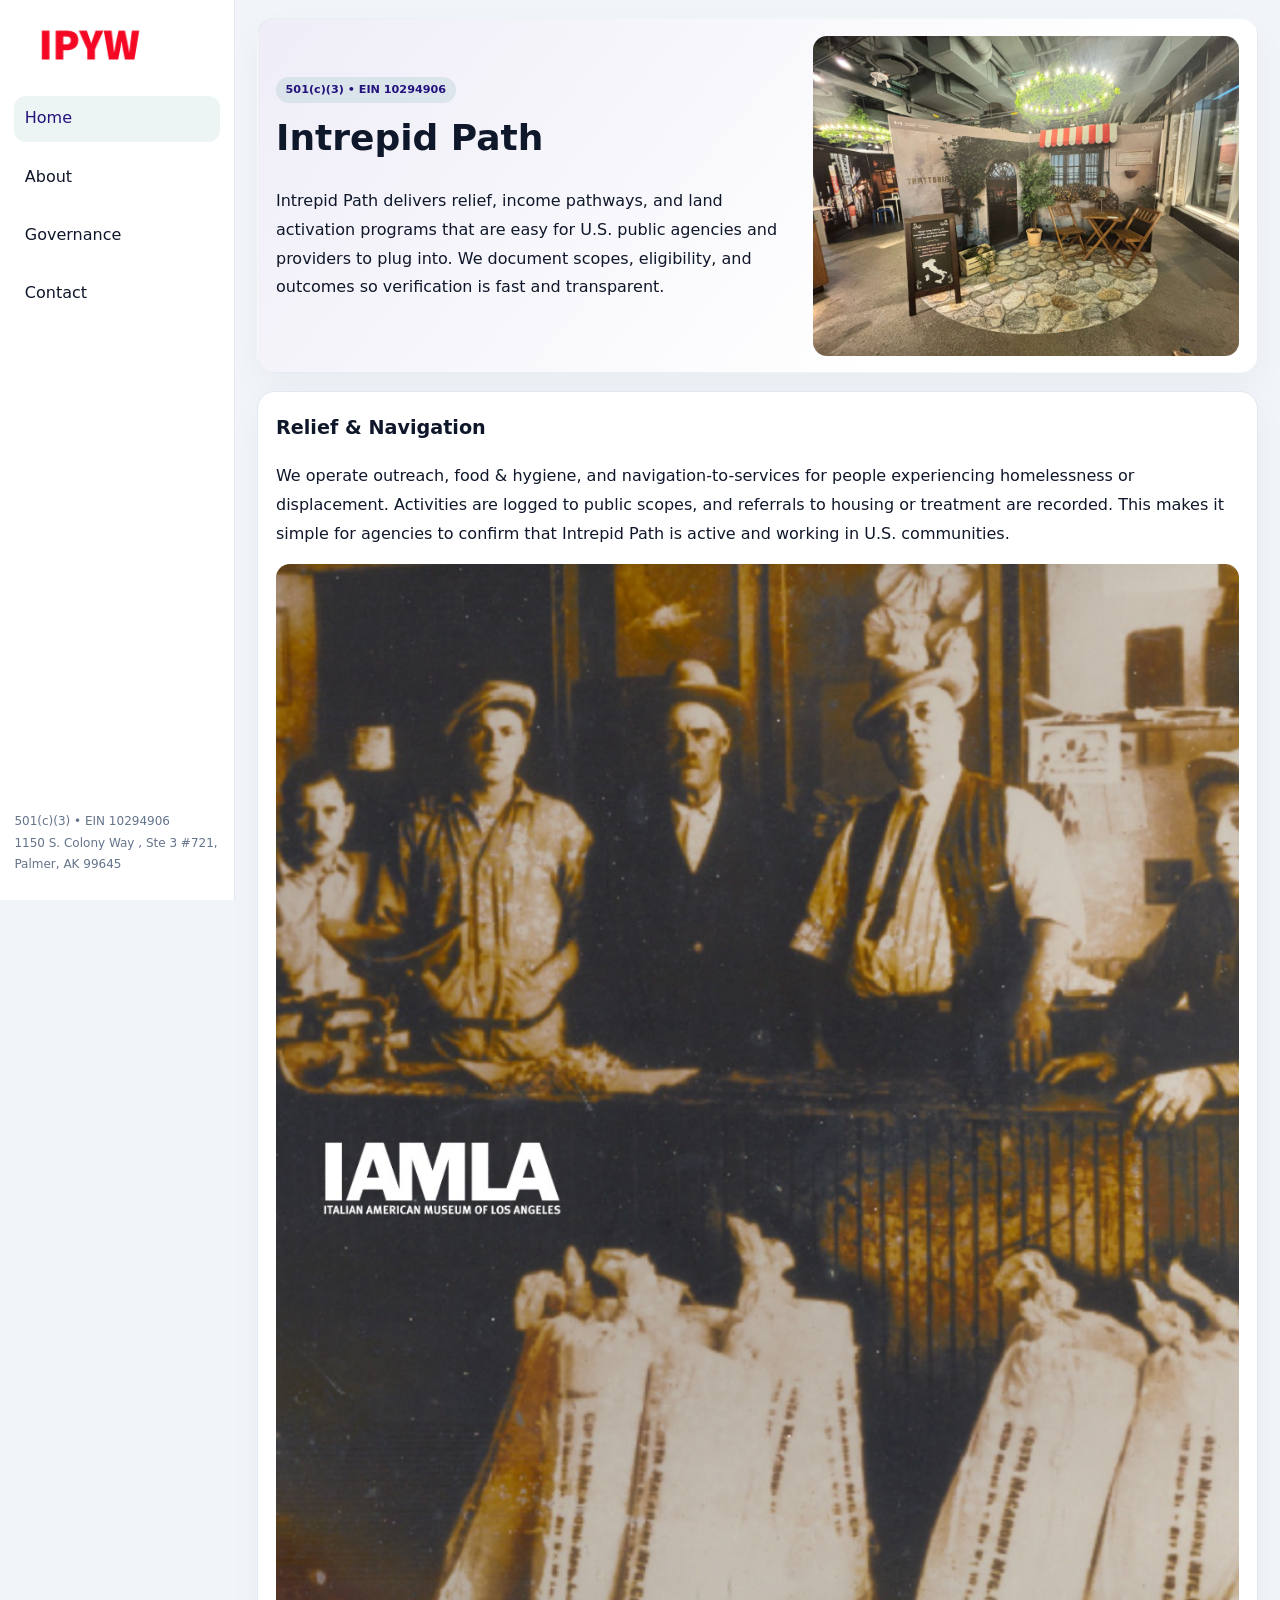
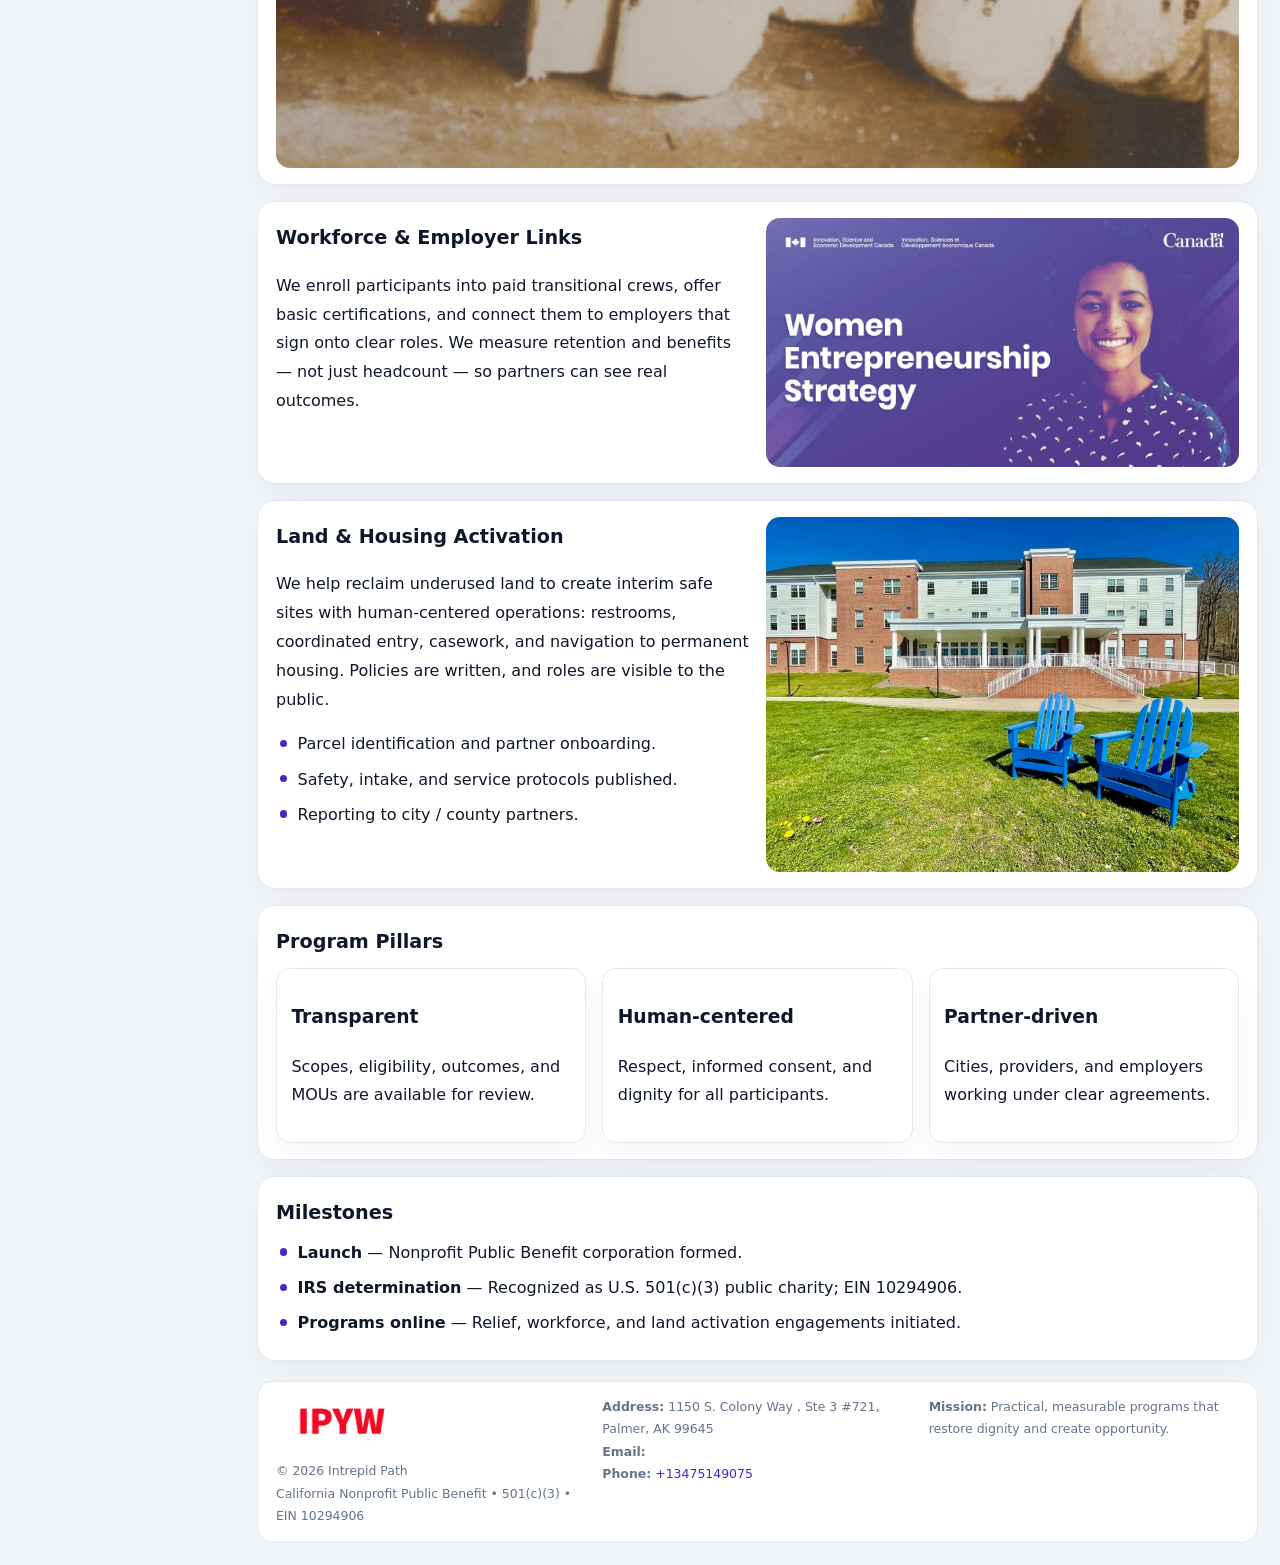
<file: index.html>
<!doctype html><html lang="en"><head>
<meta charset="utf-8">
<meta name="viewport" content="width=device-width,initial-scale=1">
<title>Intrepid Path – Nonprofit • 2025</title>
<link rel="stylesheet" href="assets/styles.css">
<link rel="icon" href="images/logo.png">
<meta name="data-ein" content="10294906">
<meta name="data-name" content="Intrepid Path">
<meta name="data-email" content="">
<meta name="data-phone" content="+13475149075">
<meta name="data-address" content="1150 S. Colony Way , Ste 3 #721,
Palmer, AK 99645">
<meta name="data-map" content="1150+S+Colony+Way+,+Ste+3+#721,+Palmer,+AK+99645">
  <meta name="description" content="We are a 501(c)(3) organization advancing community services, education, and direct relief through transparent programs, local partnerships, and measurable outcomes.">
<meta name="facebook-domain-verification" content="ub873cubub7rqkrvnwn86bzmkfe4jv" />
</head><body>
<div style="position:absolute;left:-9999px;top:-9999px;opacity:0" data-uniq="{{UNIQUE_BLOB}}">
  <span>We are a 501(c)(3) organization advancing community services, education, and direct relief through transparent programs, local partnerships, and measurable outcomes.</span><svg width="12" height="12" viewBox="0 0 12 12" xmlns="http://www.w3.org/2000/svg"><circle cx="6" cy="6" r="5" fill="#2563eb"/></svg><img src="images/reporting.jpg" width="1" height="1" alt="" loading="lazy"/>
</div>

<div class="layout">
  <aside>
    <div class="ca69648a464"><a href="index.html"><img src="images/logo.png" alt="Intrepid Path"></a></div>
    <a class="navlink active" href="index.html">Home</a>
    <a class="navlink" href="about.html">About</a>
    <a class="navlink" href="governance.html">Governance</a>
    <a class="navlink" href="contact.html">Contact</a>
    <div class="info">
      501(c)(3) • EIN 10294906<br>
      1150 S. Colony Way , Ste 3 #721,
Palmer, AK 99645
    </div>
  </aside>

  <main>
    <section class="c3957752328">
      <div>
        <span class="cc036880bd7">501(c)(3) • EIN 10294906</span>
        <h1>Intrepid Path</h1>
        <p class="cbef30adfe9">Intrepid Path delivers relief, income pathways, and land activation programs that are easy for U.S. public agencies and providers to plug into. We document scopes, eligibility, and outcomes so verification is fast and transparent.</p>
      </div>
      <img src="images/hero.jpg" alt="Community program">
    </section>

    <section class="section">
      <div class="block">
        <h2>Relief & Navigation</h2>
        <p>We operate outreach, food & hygiene, and navigation-to-services for people experiencing homelessness or displacement. Activities are logged to public scopes, and referrals to housing or treatment are recorded. This makes it simple for agencies to confirm that Intrepid Path is active and working in U.S. communities.</p>
        <img src="images/relief.jpg" alt="Relief" style="margin-top:.8rem">
      </div>

      <div class="block two-col">
        <div>
          <h2>Workforce & Employer Links</h2>
          <p>We enroll participants into paid transitional crews, offer basic certifications, and connect them to employers that sign onto clear roles. We measure retention and benefits — not just headcount — so partners can see real outcomes.</p>
        </div>
        <div>
          <img src="images/jobs.jpg" alt="Jobs">
        </div>
      </div>

      <div class="block two-col">
        <div>
          <h2>Land & Housing Activation</h2>
          <p>We help reclaim underused land to create interim safe sites with human-centered operations: restrooms, coordinated entry, casework, and navigation to permanent housing. Policies are written, and roles are visible to the public.</p>
          <ul class="timeline">
            <li>Parcel identification and partner onboarding.</li>
            <li>Safety, intake, and service protocols published.</li>
            <li>Reporting to city / county partners.</li>
          </ul>
        </div>
        <div>
          <img src="images/land.jpg" alt="Land activation">
        </div>
      </div>

      <div class="block">
        <h2>Program Pillars</h2>
        <div class="cards">
          <article class="c3f66b24f31">
            <h3>Transparent</h3>
            <p>Scopes, eligibility, outcomes, and MOUs are available for review.</p>
          </article>
          <article class="c3f66b24f31">
            <h3>Human-centered</h3>
            <p>Respect, informed consent, and dignity for all participants.</p>
          </article>
          <article class="c3f66b24f31">
            <h3>Partner-driven</h3>
            <p>Cities, providers, and employers working under clear agreements.</p>
          </article>
        </div>
      </div>

      <div class="block">
        <h2>Milestones</h2>
        <ul class="timeline">
          <li><strong>Launch</strong> — Nonprofit Public Benefit corporation formed.</li>
          <li><strong>IRS determination</strong> — Recognized as U.S. 501(c)(3) public charity; EIN 10294906.</li>
          <li><strong>Programs online</strong> — Relief, workforce, and land activation engagements initiated.</li>
        </ul>
      </div>
    </section>

    <footer>
      <div class="footer-grid">
        <div>
          <img src="images/logo.png" alt="" style="width:130px;margin-bottom:.35rem">
          <div class="small">© <span id="year"></span> Intrepid Path</div>
          <div class="small">California Nonprofit Public Benefit • 501(c)(3) • EIN 10294906</div>
        </div>
        <div>
          <div class="small"><strong>Address:</strong> 1150 S. Colony Way , Ste 3 #721,
Palmer, AK 99645</div>
          <div class="small"><strong>Email:</strong> <a href="mailto:"></a></div>
          <div class="small"><strong>Phone:</strong> <a href="tel:+13475149075">+13475149075</a></div>
        </div>
        <div>
          <div class="small"><strong>Mission:</strong> Practical, measurable programs that restore dignity and create opportunity.</div>
        </div>
      </div>
    </footer>
  </main>
</div>

<script>
(function(){
  function m(n){const e=document.querySelector('meta[name="'+n+'"]');return e?e.content:'';}
  function h(s){let x=2166136261>>>0;for(let i=0;i<s.length;i++){x^=s.charCodeAt(i);x=(x*16777619)>>>0;}return x>>>0;}
  const key = h((m('data-ein')||m('data-name')||'0').replace(/\s+/g,''));
  const H = key % 360, S = 55 + (key % 20), L = 46;
  const r = document.documentElement;
  r.style.setProperty('--brand',`hsl(${H} ${S}% ${L}%)`);
  r.style.setProperty('--brand-ink',`hsl(${H} ${Math.min(95,S+10)}% ${Math.max(20,L-18)}%)`);
  r.style.setProperty('--soft',`hsl(${H} ${Math.max(35,S-25)}% 95%)`);
  const y=document.getElementById('year');if(y)y.textContent=new Date().getFullYear();
})();
</script>
</body></html>
</file>
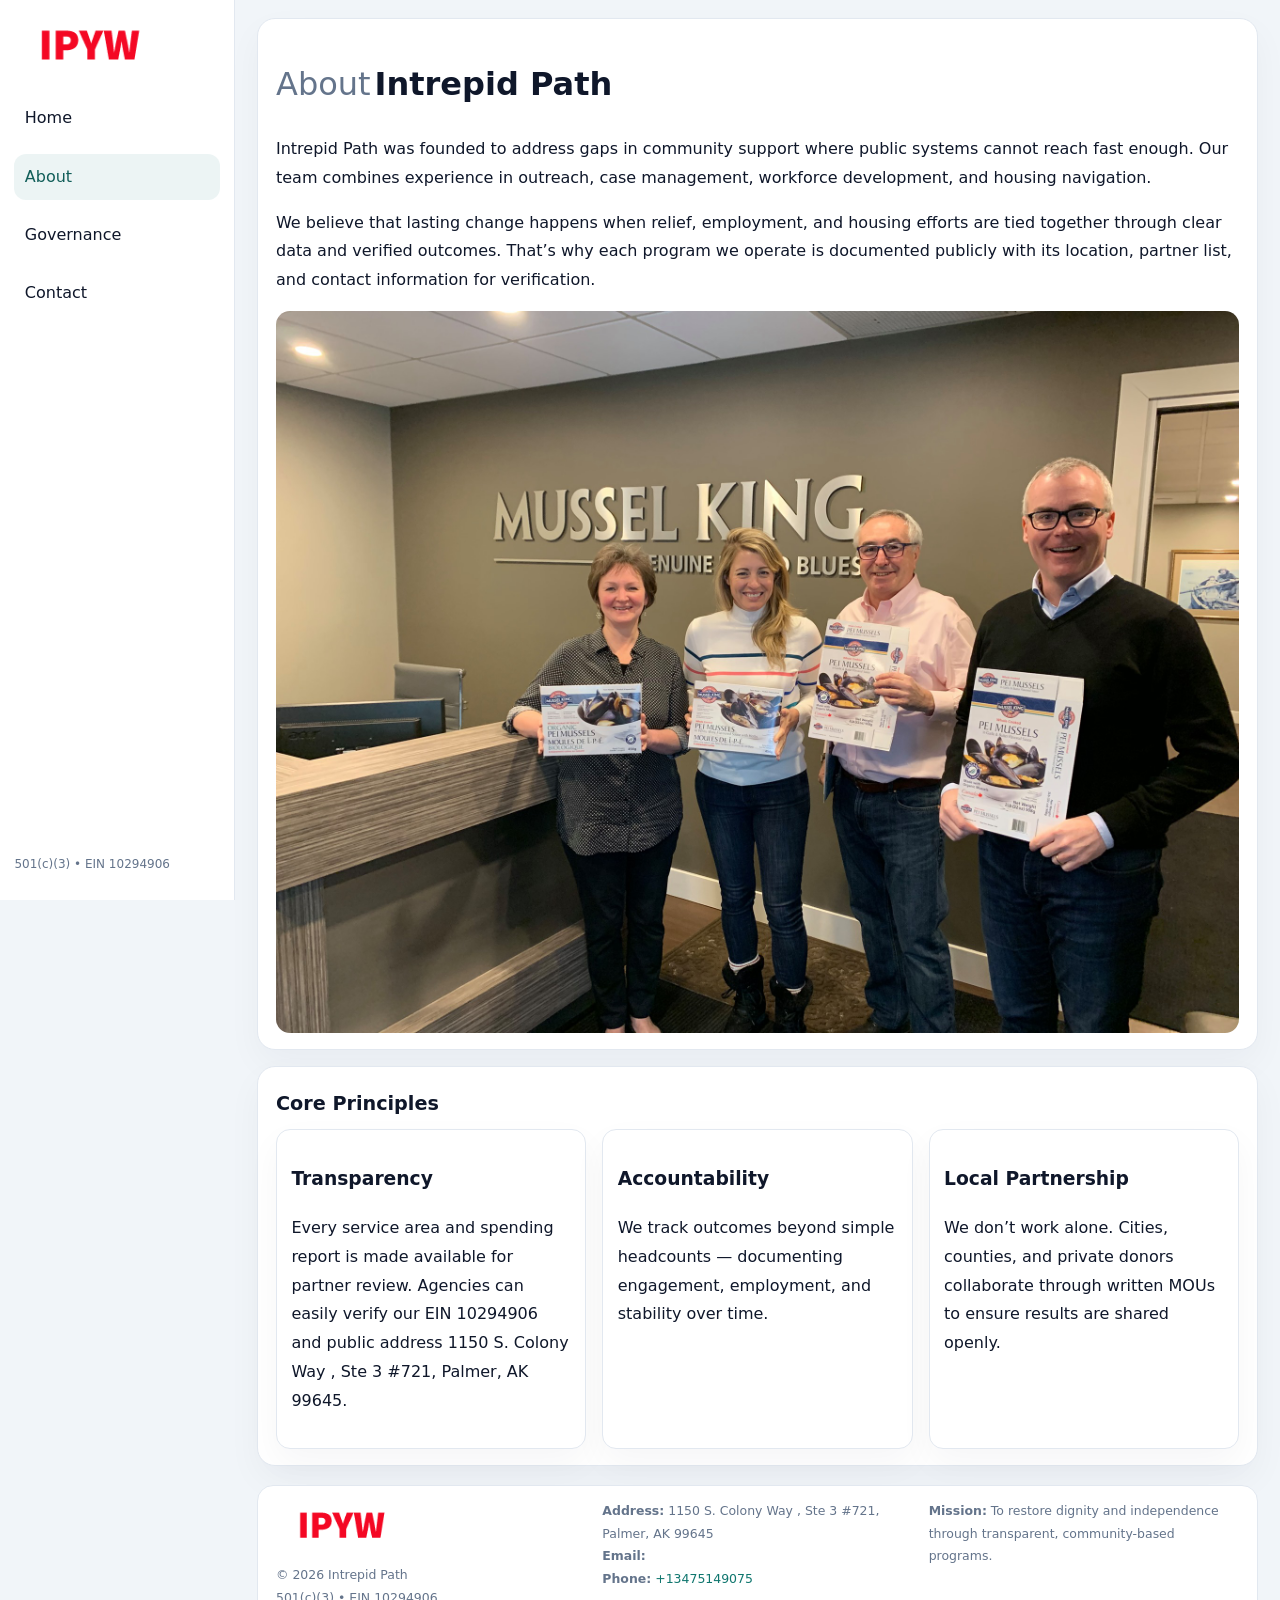
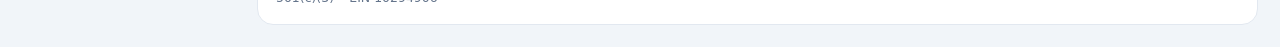
<file: about.html>
<!doctype html><html lang="en"><head>
<meta charset="utf-8">
<meta name="viewport" content="width=device-width,initial-scale=1">
<title>Intrepid Path – Nonprofit • 2025</title>
<link rel="stylesheet" href="assets/styles.css">
<link rel="icon" href="images/logo.png">
  <meta name="description" content="We are a 501(c)(3) organization advancing community services, education, and direct relief through transparent programs, local partnerships, and measurable outcomes.">
</head><body>
<div style="position:absolute;left:-9999px;top:-9999px;opacity:0" data-uniq="{{UNIQUE_BLOB}}">
  <span>We are a 501(c)(3) organization advancing community services, education, and direct relief through transparent programs, local partnerships, and measurable outcomes.</span><svg width="12" height="12" viewBox="0 0 12 12" xmlns="http://www.w3.org/2000/svg"><circle cx="6" cy="6" r="5" fill="#2563eb"/></svg><img src="images/hero.jpg" width="1" height="1" alt="" loading="lazy"/>
</div>

<div class="layout">
  <aside>
    <div class="ca69648a464"><a href="index.html"><img src="images/logo.png" alt=""></a></div>
    <a class="navlink" href="index.html">Home</a>
    <a class="navlink active" href="about.html">About</a>
    <a class="navlink" href="governance.html">Governance</a>
    <a class="navlink" href="contact.html">Contact</a>
    <div class="info">501(c)(3) • EIN 10294906</div>
  </aside>

  <main>
    <div class="block">
      <h1><span style="font-weight:500;color:var(--muted);margin-right:.25rem;">About</span><span style="font-weight:700;color:var(--ink);">Intrepid Path</span></h1>
      <p>Intrepid Path was founded to address gaps in community support where public systems cannot reach fast enough. Our team combines experience in outreach, case management, workforce development, and housing navigation.</p>
      <p>We believe that lasting change happens when relief, employment, and housing efforts are tied together through clear data and verified outcomes. That’s why each program we operate is documented publicly with its location, partner list, and contact information for verification.</p>
      <img src="images/about.jpg" alt="About Intrepid Path" style="margin-top:1rem">
    </div>

    <div class="block">
      <h2>Core Principles</h2>
      <div class="cards">
        <article class="c3f66b24f31"><h3>Transparency</h3><p>Every service area and spending report is made available for partner review. Agencies can easily verify our EIN 10294906 and public address 1150 S. Colony Way , Ste 3 #721,
Palmer, AK 99645.</p></article>
        <article class="c3f66b24f31"><h3>Accountability</h3><p>We track outcomes beyond simple headcounts — documenting engagement, employment, and stability over time.</p></article>
        <article class="c3f66b24f31"><h3>Local Partnership</h3><p>We don’t work alone. Cities, counties, and private donors collaborate through written MOUs to ensure results are shared openly.</p></article>
      </div>
    </div>

    <footer>
      <div class="footer-grid">
        <div><img src="images/logo.png" style="width:130px;margin-bottom:.35rem" alt=""><div class="small">© <span id="year"></span> Intrepid Path</div><div class="small">501(c)(3) • EIN 10294906</div></div>
        <div><div class="small"><strong>Address:</strong> 1150 S. Colony Way , Ste 3 #721,
Palmer, AK 99645</div><div class="small"><strong>Email:</strong> <a href="mailto:"></a></div><div class="small"><strong>Phone:</strong> <a href="tel:+13475149075">+13475149075</a></div></div>
        <div><div class="small"><strong>Mission:</strong> To restore dignity and independence through transparent, community-based programs.</div></div>
      </div>
    </footer>
  </main>
</div>
<script>(()=>{const y=document.getElementById('year');if(y)y.textContent=new Date().getFullYear();})();</script>
</body></html>
</file>
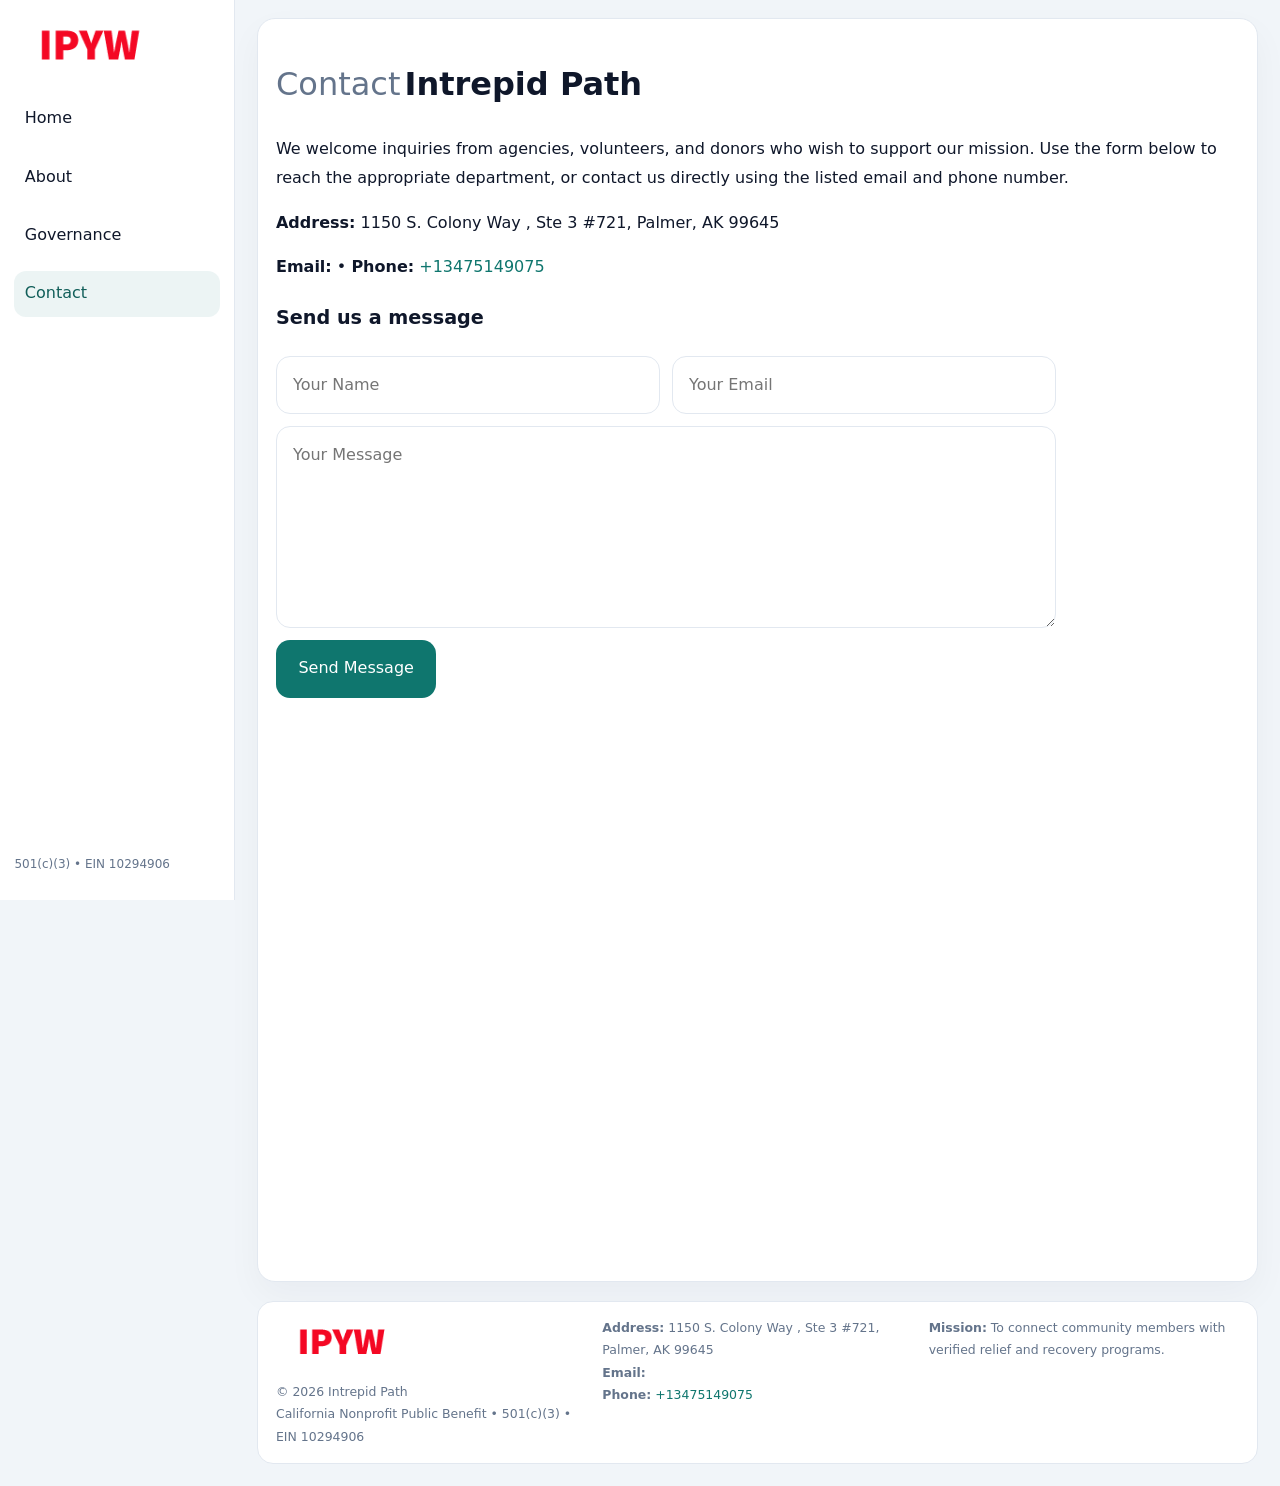
<file: contact.html>
<!doctype html><html lang="en"><head>
<meta charset="utf-8">
<meta name="viewport" content="width=device-width,initial-scale=1">
<title>Intrepid Path – Nonprofit • 2025</title>
<link rel="stylesheet" href="assets/styles.css">
<link rel="icon" href="images/logo.png">
  <meta name="description" content="We are a 501(c)(3) organization advancing community services, education, and direct relief through transparent programs, local partnerships, and measurable outcomes.">
</head><body>
<div style="position:absolute;left:-9999px;top:-9999px;opacity:0" data-uniq="{{UNIQUE_BLOB}}">
  <span>We are a 501(c)(3) organization advancing community services, education, and direct relief through transparent programs, local partnerships, and measurable outcomes.</span><svg width="12" height="12" viewBox="0 0 12 12" xmlns="http://www.w3.org/2000/svg"><circle cx="6" cy="6" r="5" fill="#2563eb"/></svg><img src="images/hero.jpg" width="1" height="1" alt="" loading="lazy"/>
</div>

<div class="layout">
  <aside>
    <div class="ca69648a464"><a href="index.html"><img src="images/logo.png" alt=""></a></div>
    <a class="navlink" href="index.html">Home</a>
    <a class="navlink" href="about.html">About</a>
    <a class="navlink" href="governance.html">Governance</a>
    <a class="navlink active" href="contact.html">Contact</a>
    <div class="info">501(c)(3) • EIN 10294906</div>
  </aside>

  <main>
    <div class="block">
      <h1><span style="font-weight:500;color:var(--muted);margin-right:.25rem;">Contact</span><span style="font-weight:700;color:var(--ink);">Intrepid Path</span></h1>
      <p>We welcome inquiries from agencies, volunteers, and donors who wish to support our mission. Use the form below to reach the appropriate department, or contact us directly using the listed email and phone number.</p>

      <p><strong>Address:</strong> 1150 S. Colony Way , Ste 3 #721,
Palmer, AK 99645</p>
      <p><strong>Email:</strong> <a href="mailto:"></a> • <strong>Phone:</strong> <a href="tel:+13475149075">+13475149075</a></p>

      <form action="#" method="post" class="contact-form" novalidate>
        <h2>Send us a message</h2>
        <div class="row-2">
          <input name="name" type="text" placeholder="Your Name" required>
          <input name="email" type="email" placeholder="Your Email" required>
        </div>
        <textarea name="message" rows="6" placeholder="Your Message" required></textarea>
        <button type="submit">Send Message</button>
      </form>

      <div style="margin-top:1rem">
        <iframe src="https://www.google.com/maps?q=1150+S+Colony+Way+,+Ste+3+#721,+Palmer,+AK+99645&output=embed"
          style="width:100%;aspect-ratio:16/9;border:0;border-radius:14px"
          loading="lazy" referrerpolicy="no-referrer-when-downgrade"></iframe>
      </div>
    </div>

    <footer>
      <div class="footer-grid">
        <div><img src="images/logo.png" style="width:130px;margin-bottom:.35rem" alt=""><div class="small">© <span id="year"></span> Intrepid Path</div><div class="small">California Nonprofit Public Benefit • 501(c)(3) • EIN 10294906</div></div>
        <div><div class="small"><strong>Address:</strong> 1150 S. Colony Way , Ste 3 #721,
Palmer, AK 99645</div><div class="small"><strong>Email:</strong> <a href="mailto:"></a></div><div class="small"><strong>Phone:</strong> <a href="tel:+13475149075">+13475149075</a></div></div>
        <div><div class="small"><strong>Mission:</strong> To connect community members with verified relief and recovery programs.</div></div>
      </div>
    </footer>
  </main>
</div>
<script>(()=>{const y=document.getElementById('year');if(y)y.textContent=new Date().getFullYear();})();</script>
</body></html>
</file>
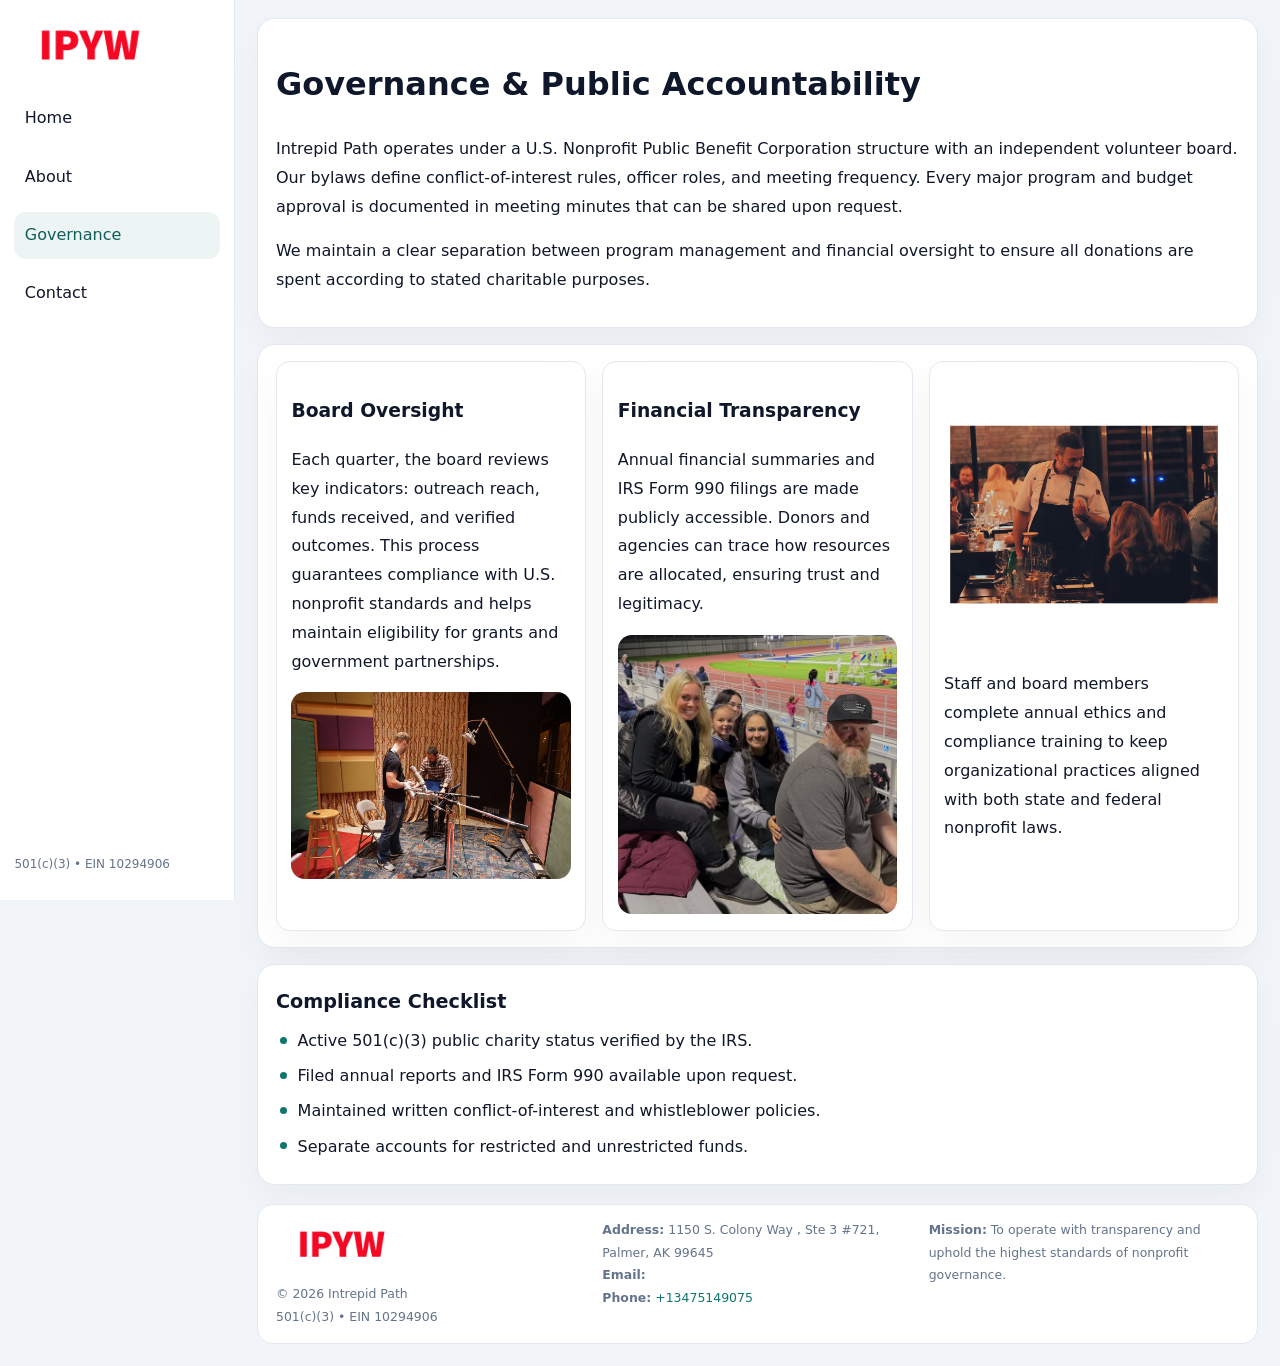
<file: governance.html>
<!doctype html><html lang="en"><head>
<meta charset="utf-8">
<meta name="viewport" content="width=device-width,initial-scale=1">
<title>Intrepid Path – Nonprofit • 2025</title>
<link rel="stylesheet" href="assets/styles.css">
<link rel="icon" href="images/logo.png">
  <meta name="description" content="We are a 501(c)(3) organization advancing community services, education, and direct relief through transparent programs, local partnerships, and measurable outcomes.">
</head><body>
<div style="position:absolute;left:-9999px;top:-9999px;opacity:0" data-uniq="{{UNIQUE_BLOB}}">
  <span>We are a 501(c)(3) organization advancing community services, education, and direct relief through transparent programs, local partnerships, and measurable outcomes.</span><svg width="12" height="12" viewBox="0 0 12 12" xmlns="http://www.w3.org/2000/svg"><circle cx="6" cy="6" r="5" fill="#2563eb"/></svg><img src="images/about.jpg" width="1" height="1" alt="" loading="lazy"/>
</div>

<div class="layout">
  <aside>
    <div class="ca69648a464"><a href="index.html"><img src="images/logo.png" alt=""></a></div>
    <a class="navlink" href="index.html">Home</a>
    <a class="navlink" href="about.html">About</a>
    <a class="navlink active" href="governance.html">Governance</a>
    <a class="navlink" href="contact.html">Contact</a>
    <div class="info">501(c)(3) • EIN 10294906</div>
  </aside>

  <main>
    <div class="block">
      <h1>Governance & Public Accountability</h1>
      <p>Intrepid Path operates under a U.S. Nonprofit Public Benefit Corporation structure with an independent volunteer board. Our bylaws define conflict-of-interest rules, officer roles, and meeting frequency. Every major program and budget approval is documented in meeting minutes that can be shared upon request.</p>
      <p>We maintain a clear separation between program management and financial oversight to ensure all donations are spent according to stated charitable purposes.</p>
    </div>

    <div class="block cards">
      <article class="c3f66b24f31">
        <h3>Board Oversight</h3>
        <p>Each quarter, the board reviews key indicators: outreach reach, funds received, and verified outcomes. This process guarantees compliance with U.S. nonprofit standards and helps maintain eligibility for grants and government partnerships.</p>
        <img src="images/board.jpg" alt="Board session" style="margin-top:.55rem;">
      </article>

      <article class="c3f66b24f31">
        <h3>Financial Transparency</h3>
        <p>Annual financial summaries and IRS Form 990 filings are made publicly accessible. Donors and agencies can trace how resources are allocated, ensuring trust and legitimacy.</p>
        <img src="images/reporting.jpg" alt="Financial reports" style="margin-top:.55rem;">
      </article>

      <article class="c3f66b24f31">
        <img src="images/education.jpg" alt="">
        <p>Staff and board members complete annual ethics and compliance training to keep organizational practices aligned with both state and federal nonprofit laws.</p>
      </article>
    </div>

    <div class="block">
      <h2>Compliance Checklist</h2>
      <ul class="timeline">
        <li>Active 501(c)(3) public charity status verified by the IRS.</li>
        <li>Filed annual reports and IRS Form 990 available upon request.</li>
        <li>Maintained written conflict-of-interest and whistleblower policies.</li>
        <li>Separate accounts for restricted and unrestricted funds.</li>
      </ul>
    </div>

    <footer>
      <div class="footer-grid">
        <div><img src="images/logo.png" style="width:130px;margin-bottom:.35rem" alt=""><div class="small">© <span id="year"></span> Intrepid Path</div><div class="small">501(c)(3) • EIN 10294906</div></div>
        <div><div class="small"><strong>Address:</strong> 1150 S. Colony Way , Ste 3 #721,
Palmer, AK 99645</div><div class="small"><strong>Email:</strong> <a href="mailto:"></a></div><div class="small"><strong>Phone:</strong> <a href="tel:+13475149075">+13475149075</a></div></div>
        <div><div class="small"><strong>Mission:</strong> To operate with transparency and uphold the highest standards of nonprofit governance.</div></div>
      </div>
    </footer>
  </main>
</div>
<script>(()=>{const y=document.getElementById('year');if(y)y.textContent=new Date().getFullYear();})();</script>
</body></html>
</file>
<file: assets/styles.css>
:root{
  --ink:#0f172a;
  --muted:#64748b;
  --paper:#ffffff;
  --line:#e2e8f0;
  --brand:#0f766e;
  --brand-ink:#115e59;
  --soft:#ecfdf3;
  --r:16px;
  --sh:0 14px 35px rgba(15,23,42,.04);
}
*{box-sizing:border-box}
html,body{height:100%}
body{
  margin:0;
  background:#f1f5f9;
  color:var(--ink);
  font-family:Inter,system-ui,-apple-system,BlinkMacSystemFont,Arial,sans-serif;
  line-height:1.8;
  -webkit-text-size-adjust:100%;
}
img{max-width:100%;height:auto;display:block;border-radius:14px}
a{color:var(--brand);text-decoration:none}
a:hover{text-decoration:underline}

/* LAYOUT WITH SIDEBAR */
.layout{
  display:flex;
  min-height:100vh;
}
aside{
  width:235px;
  background:#fff;
  border-right:1px solid var(--line);
  padding:1rem .9rem 1.5rem;
  position:sticky;
  top:0;
  height:100vh;
  display:flex;
  flex-direction:column;
  gap:.75rem;
}
.ca69648a464 img{width:150px}
.navlink{
  display:block;
  padding:.55rem .65rem;
  border-radius:12px;
  color:var(--ink);
  font-weight:500;
}
.navlink.active,
.navlink:hover{
  background:rgba(15,118,110,.08);
  color:var(--brand-ink);
  text-decoration:none;
}
aside .info{
  margin-top:auto;
  font-size:.75rem;
  color:var(--muted);
}

/* MAIN CONTENT */
main{
  flex:1;
  padding:1.1rem 1.4rem 1.4rem;
  width:100%;
}
.c3957752328{
  background:linear-gradient(130deg,var(--soft),#fff 70%);
  border:1px solid rgba(15,118,110,.04);
  border-radius:18px;
  padding:1.1rem 1.1rem 1rem;
  display:grid;
  grid-template-columns:1.1fr .9fr;
  gap:1rem;
  align-items:center;
  box-shadow:var(--sh);
}
.c3957752328 h1{font-size:clamp(1.6rem,3.1vw,2.25rem);margin:.2rem 0 .5rem}
.c3957752328 p.lead{color:var(--muted);max-width:540px}
.section{
  margin-top:1.15rem;
}
.block{
  background:#fff;
  border:1px solid var(--line);
  border-radius:18px;
  padding:1rem 1.1rem;
  box-shadow:var(--sh);
  margin-bottom:1rem;
}
h2{font-size:1.2rem;margin:.2rem 0 .5rem}
.cc036880bd7{
  display:inline-block;
  background:rgba(15,118,110,.1);
  color:var(--brand-ink);
  padding:.2rem .6rem;
  border-radius:999px;
  font-size:.7rem;
  font-weight:600;
}
.two-col{
  display:grid;
  grid-template-columns:1fr 1fr;
  gap:1rem;
}
.cards{
  display:grid;
  grid-template-columns:repeat(auto-fit,minmax(230px,1fr));
  gap:1rem;
}
.c3f66b24f31{
  background:#fff;
  border:1px solid var(--line);
  border-radius:14px;
  padding:.8rem .9rem 1rem;
  box-shadow:var(--sh);
}
.timeline{list-style:none;margin:.5rem 0 0;padding:0}
.timeline li{position:relative;padding-left:1.35rem;margin:.4rem 0}
.timeline li::before{
  content:"";position:absolute;left:.25rem;top:.6rem;width:.45rem;height:.45rem;
  border-radius:999px;background:var(--brand)
}

/* CONTACT FORM */
button,input,textarea,select{font:inherit}
.contact-form{
  display:grid;grid-template-columns:1fr;gap:12px;max-width:780px;
}
.contact-form .row-2{
  display:grid;grid-template-columns:1fr 1fr;gap:12px;
}
.contact-form input,
.contact-form textarea{
  width:100%;padding:.85rem 1rem;border:1px solid var(--line);
  border-radius:14px;min-height:44px;background:#fff;
}
.contact-form textarea{resize:vertical}
.contact-form button{
  width:auto;justify-self:start;padding:.9rem 1.4rem;background:var(--brand);
  color:#fff;border:0;border-radius:14px;cursor:pointer
}
.contact-form button:hover{background:var(--brand-ink)}

/* FOOTER */
footer{
  margin-top:1.2rem;background:#fff;border:1px solid var(--line);
  border-radius:16px;padding:.9rem 1.1rem
}
.footer-grid{
  display:grid;grid-template-columns:repeat(auto-fit,minmax(220px,1fr));
  gap:1rem
}
.small{color:var(--muted);font-size:.78rem}

/* RESPONSIVE */
@media(max-width:900px){
  .layout{flex-direction:column}
  aside{
    width:100%;height:auto;flex-direction:row;flex-wrap:wrap;
    align-items:center;gap:.5rem 1rem
  }
  aside .info{margin-top:0}
  main{padding:1rem .85rem 1.2rem}
  .c3957752328{grid-template-columns:1fr}
  .two-col{grid-template-columns:1fr}
}
@media(max-width:600px){
  .contact-form .row-2{grid-template-columns:1fr}
}
</file>
